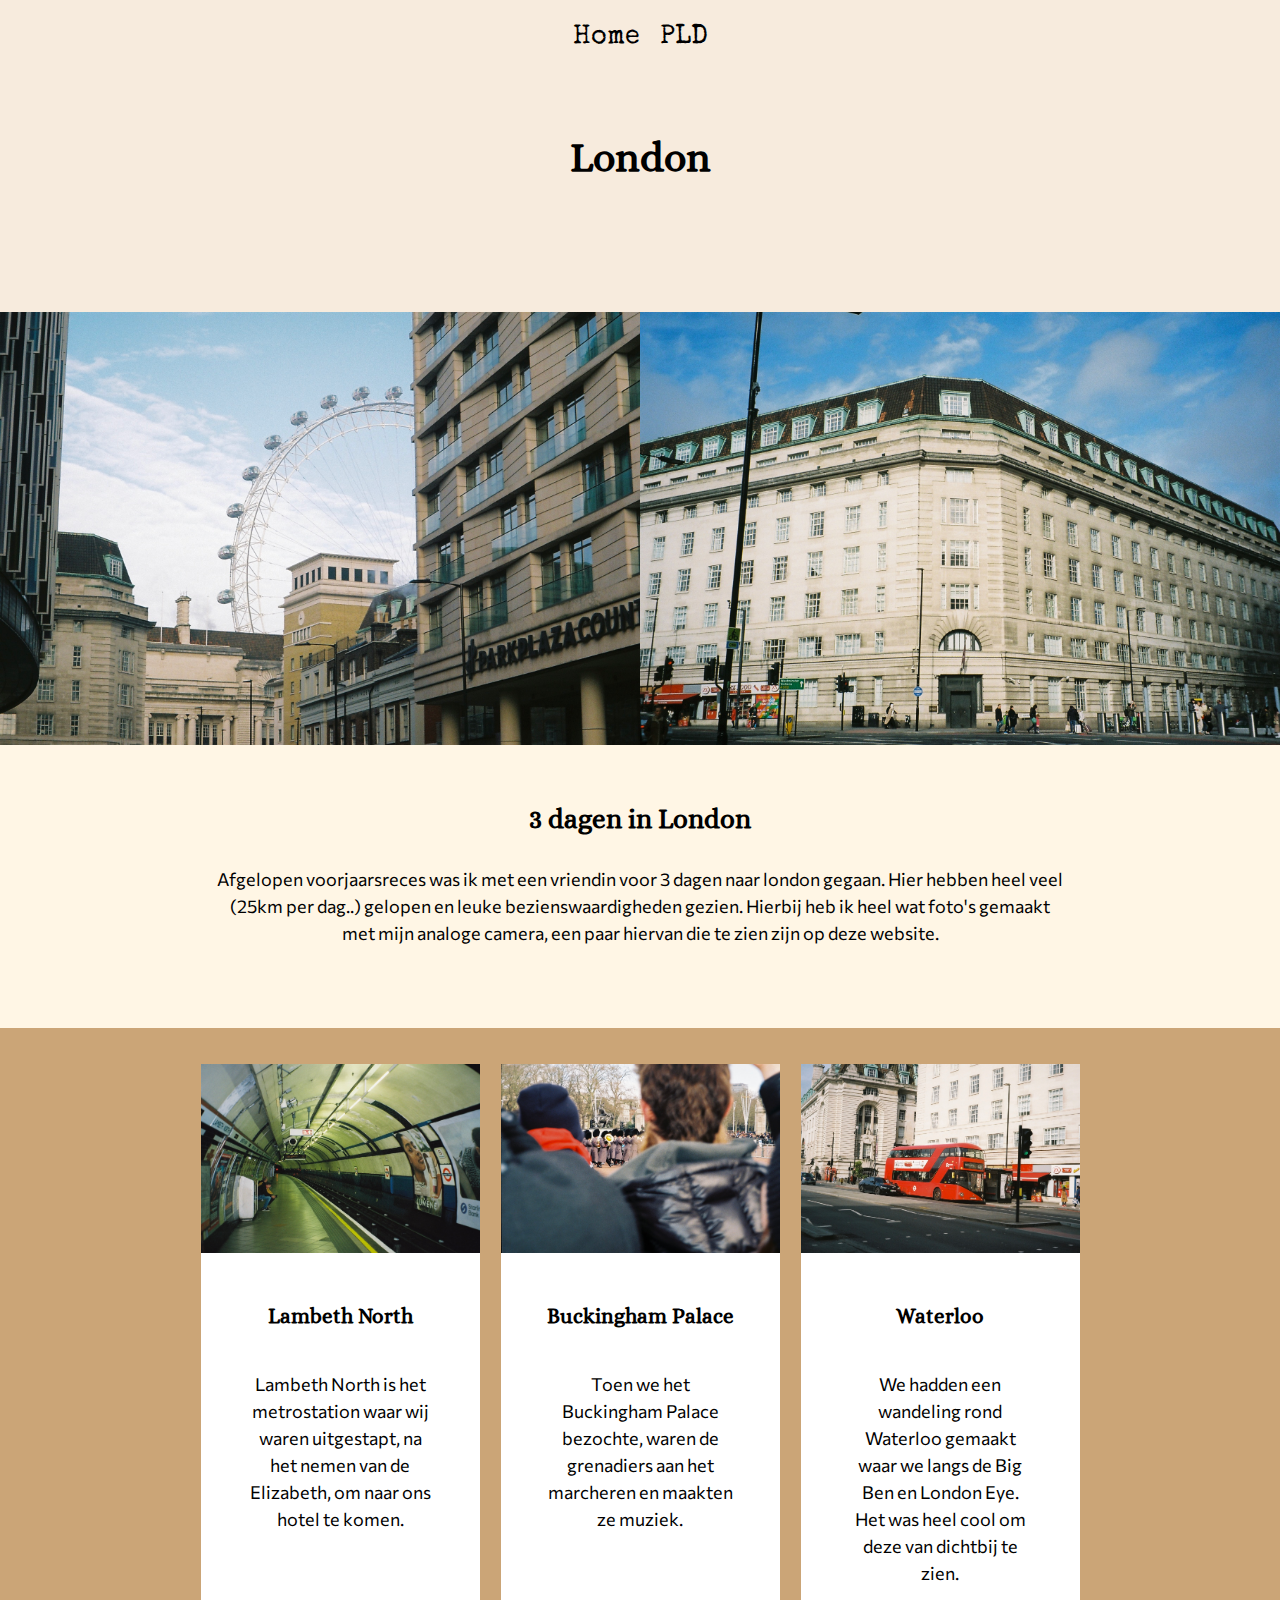
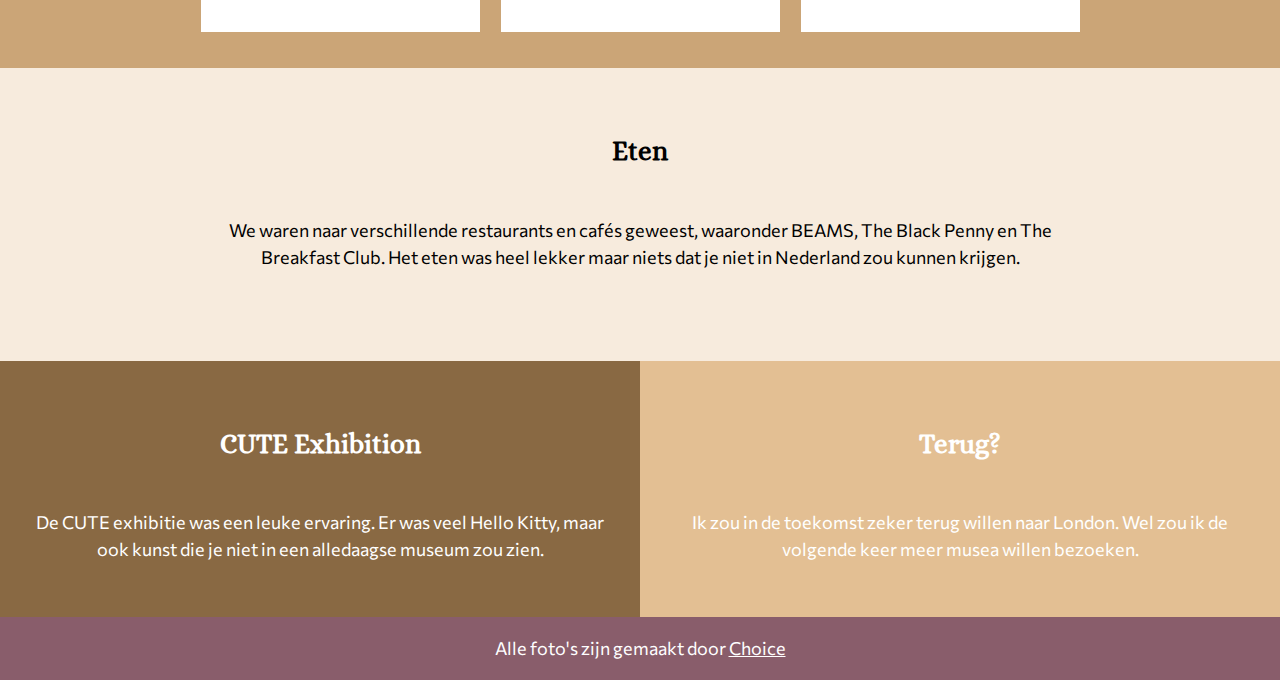
<file: index.html>
<!DOCTYPE html>
<html lang="nl">
<head>
    <meta charset="UTF-8">
    <meta name="viewport" content="width=device-width, initial-scale=1.0">
    <title>Persoonlijk leerdoel</title>
    <link rel="stylesheet" href="styles.css">
    <link rel="icon" type="image/png" href="images/star.png">

    <link rel="preconnect" href="https://fonts.googleapis.com">
    <link rel="preconnect" href="https://fonts.gstatic.com" crossorigin>
    <link href="https://fonts.googleapis.com/css2?family=Alice&family=Commissioner:wght@100..900&family=Tinos:ital,wght@0,400;0,700;1,400;1,700&display=swap" rel="stylesheet">
    
    <link rel="preconnect" href="https://fonts.googleapis.com">
    <link rel="preconnect" href="https://fonts.gstatic.com" crossorigin>
    <link href="https://fonts.googleapis.com/css2?family=Commissioner:wght@100..900&family=Tinos:ital,wght@0,400;0,700;1,400;1,700&display=swap" rel="stylesheet">

    <link rel="preconnect" href="https://fonts.googleapis.com">
    <link rel="preconnect" href="https://fonts.gstatic.com" crossorigin>
    <link href="https://fonts.googleapis.com/css2?family=Alice&family=Commissioner:wght@100..900&family=Special+Elite&family=Tinos:ital,wght@0,400;0,700;1,400;1,700&display=swap" rel="stylesheet">
</head>

<body class="site">
    <header>
        <nav>
            <ul>
                <li><a href="index.html">Home</a></li>
                <li><a href="persoonlijk.html">PLD</a></li>
            </ul>
        </nav>
        <h1 class="site-title">London</h1>
          <div>
            <img src="images/londoneye.jpg" alt="London Eye">
            <img src="images/countyhall.JPG" alt="County Hall North side">
          </div>
    </header>

    <main id="content" class="main-area">
        <section class="intro">
            <div class="intro-content">
                <h2 class="content-title">3 dagen in London</h2>
                <div class="intro-text">
                    <p>Afgelopen voorjaarsreces was ik met een vriendin voor 3 dagen naar london gegaan. Hier hebben heel veel (25km per dag..) gelopen en leuke bezienswaardigheden gezien. Hierbij heb ik heel wat foto's gemaakt met mijn analoge camera, een paar hiervan die te zien zijn op deze website.</p>
                </div>
            </div>
        </section>

        <section class="containers">
            <ul>
                <li>
                    <img src="images/metrostation.jpg" alt="Metro station Lambeth North">
                    <div class=container>
                        <h3>Lambeth North</h3>
                        <p>Lambeth North is het metrostation waar wij waren uitgestapt, na het nemen van de Elizabeth, om naar ons hotel te komen.</p>
                    </div>
                </li>
                <li>
                    <img src="images/grenadiers.jpg" alt="Grenadiers door het publiek">
                    <div class=container>
                        <h3>Buckingham Palace</h3>
                        <p>Toen we het Buckingham Palace bezochte, waren de grenadiers aan het marcheren en maakten ze muziek.</p>
                    </div>
                </li>
                <li>
                    <img src="images/dubbeldekker.jpg" alt="Dubbeldekker op de weg in Waterloo">
                    <div class=container>
                        <h3>Waterloo</h3>
                        <p>We hadden een wandeling rond Waterloo gemaakt waar we langs de Big Ben en London Eye. Het was heel cool om deze van dichtbij te zien.</p>
                    </div>
                </li>
            </ul>
        </section>

        <section class="more">
            <div class="more-content">
                <h2 class="content-title">Eten</h2>
                <p>We waren naar verschillende restaurants en cafés geweest, waaronder BEAMS, The Black Penny en The Breakfast Club. Het eten was heel lekker maar niets dat je niet in Nederland zou kunnen krijgen.<p>
            </div>
        </section>

        <section>
            <div class="extra">
                <h2 class="content-title">CUTE Exhibition</h2>
                <p>De CUTE exhibitie was een leuke ervaring. Er was veel Hello Kitty, maar ook kunst die je niet in een alledaagse museum zou zien.</p>
            </div>
            <div class="extra">
                <h2 class="content-title">Terug?</h2>
                <p>Ik zou in de toekomst zeker terug willen naar London. Wel zou ik de volgende keer meer musea willen bezoeken.</p>
            </div>
        </section>
    </main>

    <footer>
		<p>Alle foto's zijn gemaakt door <a href="https://www.instagram.com/3hos15" target="_blank" rel="nofollow">Choice</a></p>
    </footer>

</body>

</html>
</file>
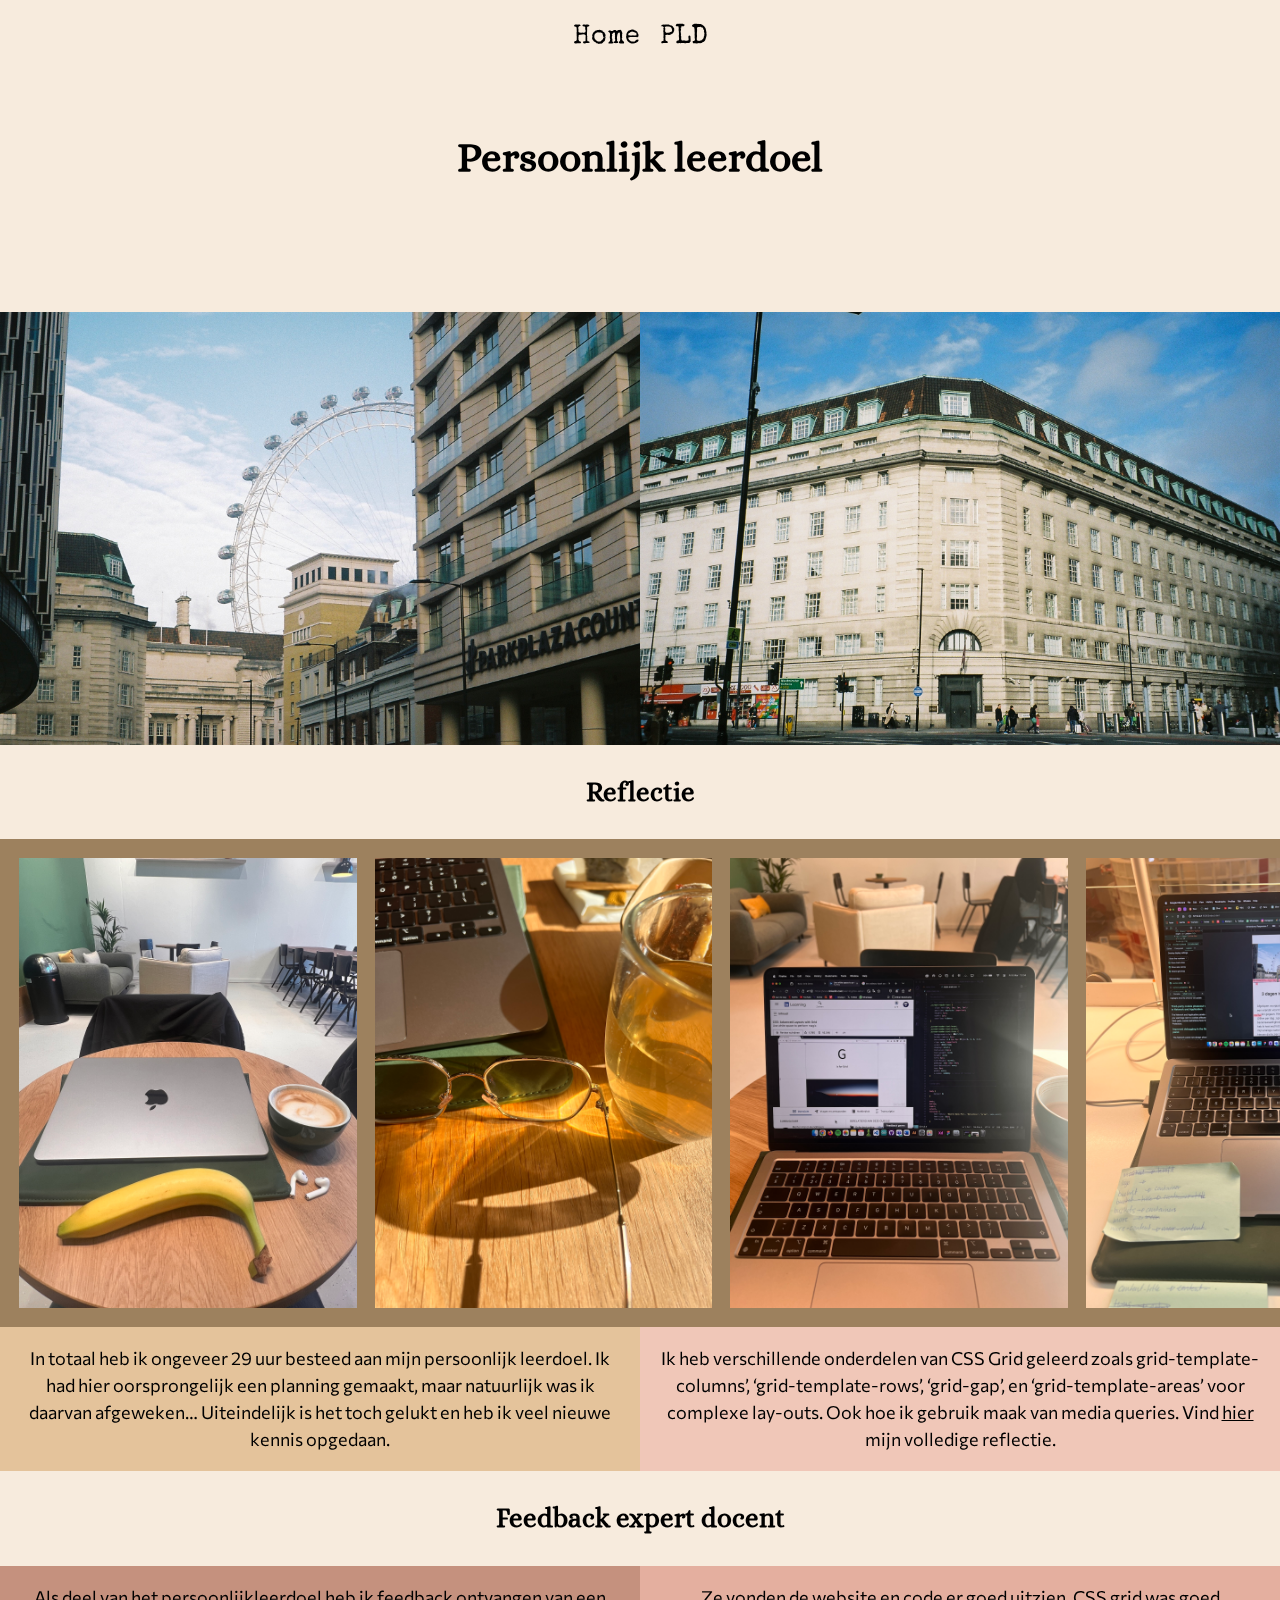
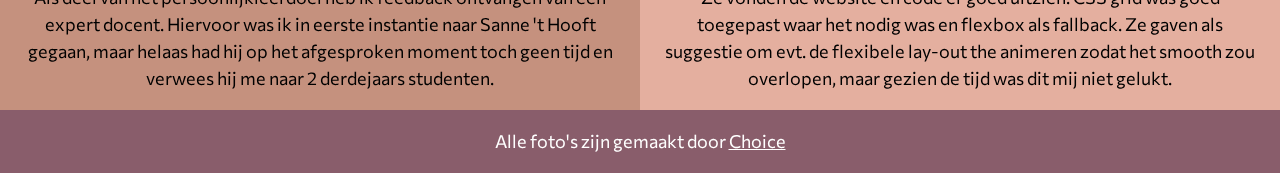
<file: persoonlijk.html>
<!DOCTYPE html>
<html lang="nl">
<head>
    <meta charset="UTF-8">
    <meta name="viewport" content="width=device-width, initial-scale=1.0">
    <title>Persoonlijk leerdoel</title>
    <link rel="stylesheet" href="styles.css">
    <link rel="icon" type="image/png" href="images/star.png">

    <link rel="preconnect" href="https://fonts.googleapis.com">
    <link rel="preconnect" href="https://fonts.gstatic.com" crossorigin>
    <link href="https://fonts.googleapis.com/css2?family=Alice&family=Commissioner:wght@100..900&family=Tinos:ital,wght@0,400;0,700;1,400;1,700&display=swap" rel="stylesheet">
    
    <link rel="preconnect" href="https://fonts.googleapis.com">
    <link rel="preconnect" href="https://fonts.gstatic.com" crossorigin>
    <link href="https://fonts.googleapis.com/css2?family=Commissioner:wght@100..900&family=Tinos:ital,wght@0,400;0,700;1,400;1,700&display=swap" rel="stylesheet">

    <link rel="preconnect" href="https://fonts.googleapis.com">
    <link rel="preconnect" href="https://fonts.gstatic.com" crossorigin>
    <link href="https://fonts.googleapis.com/css2?family=Alice&family=Commissioner:wght@100..900&family=Special+Elite&family=Tinos:ital,wght@0,400;0,700;1,400;1,700&display=swap" rel="stylesheet">
</head>

<body class="site">
    <header>
        <nav>
            <ul>
                <li><a href="index.html">Home</a></li>
                <li><a href="persoonlijk.html">PLD</a></li>
            </ul>
        </nav>
        <h1 class="site-title">Persoonlijk leerdoel</h1>
        <div>
            <img src="images/londoneye.jpg" alt="London Eye">
            <img src="images/countyhall.JPG" alt="County Hall North side">
          </div>
    </header>

    <main>
        <section>
            <h2>Reflectie</h2>
            <div class="gallery">
                <img src="images/studieeen.JPG" alt="">
                <img src="images/studietwee.JPG" alt="">
                <img src="images/studiedrie.JPG" alt="">
                <img src="images/studievier.JPG" alt="">
                <img src="images/studievijf.JPG" alt="">
            </div>
            <div class="reflectie">
            <p>In totaal heb ik ongeveer 29 uur besteed aan mijn persoonlijk leerdoel. Ik had hier oorsprongelijk een planning gemaakt, maar natuurlijk was ik daarvan afgeweken… Uiteindelijk is het toch gelukt en heb ik veel nieuwe kennis opgedaan.</p>
            <p>Ik heb verschillende onderdelen van CSS Grid geleerd zoals grid-template-columns’, ‘grid-template-rows’, ‘grid-gap’, en ‘grid-template-areas’ voor complexe lay-outs. Ook hoe ik gebruik maak van media queries. Vind <a href="Reflectieformulierpersoonlijkleerdoel.pdf" download>hier</a> mijn volledige reflectie.</p>
            </div>
        </section>
        <section>
            <h2>Feedback expert docent</h2>
            <div class="feedback">
                <p>Als deel van het persoonlijkleerdoel heb ik feedback ontvangen van een expert docent. Hiervoor was ik in eerste instantie naar Sanne 't Hooft gegaan, maar helaas had hij op het afgesproken moment toch geen tijd en verwees hij me naar 2 derdejaars studenten.</p>
                <p>Ze vonden de website en code er goed uitzien. CSS grid was goed toegepast waar het nodig was en flexbox als fallback. Ze gaven als suggestie om evt. de flexibele lay-out the animeren zodat het smooth zou overlopen, maar gezien de tijd was dit mij niet gelukt.</p>
            </div>
        </section>


        
    </main>

    <footer>
		<p>Alle foto's zijn gemaakt door <a href="https://www.instagram.com/3hos15" target="_blank" rel="nofollow">Choice</a></p>
    </footer>
    
</body>
</html>
</file>
<file: styles.css>
/*--------------------------------------------------------------
Typography
--------------------------------------------------------------*/

body {
	margin: 0;
	background-color: rgb(247, 235, 221);
}

body,
button,
input,
select,
textarea {
	font-family: 'Source Sans Pro', 'Helvetica', 'Arial', sans-serif;
	font-size: 18px;
	line-height: 1.5;
}

h1 {
	font-size: 2.3em;
	padding-top: 2.2em;
	font-family: "Alice", serif;
	font-weight: bolder;
}
	

h2,
h3 {
	text-align: center;
	margin: 0;
	padding: 1em 0;
	font-family: "Alice", serif;}

p {
	margin: 0;
	padding: 1em 0;
	text-align: center;
	font-family: "Commissioner", sans-serif;
}

.container p {
	padding: 1em 1em;
}

header a {
	font-family: "Special Elite", system-ui;
}

img {
	display: block;
	border: 0;
	width: 100%;
	height: auto;
}

header img {
	width: 50%;
}
header div {
	display: flex;

}


.logo,
.site-title {
	text-align: center;
}

.logo {
	font-size: 3em;
}

.site-title {
	margin-top: -1em;
	margin-bottom: 3em;
}


.intro {
	background: #FFF6E5;
	padding-bottom: 2em;
}

.intro-content {
	padding: 1.5em;
}

@media screen and (min-width: 600px) {
	.intro-text {
		columns: 1;
		column-gap: 2em;
	}

	.intro-text p {
		padding-top: 0;
	}
}


.containers {
	padding: 2em 1em 1em;
	background: #cba577;
}

.containers ul {
	margin: 0;
	padding: 0;
}

.containers li {
	margin-bottom: 1em;
	background: white;
	list-style-type: none;
}

.container {
	padding: 1.5em;
}


.more {
	padding: 2em;
}


.extra {
	padding: 2em;
	background: #896943;
	color: white;
}

.extra:last-of-type {
	background: #e3bf93;
}

footer {
	padding: 1em;
	background: hsl(341, 19%, 45%);
	color: white;
    justify-content: center;
	text-align: center;
}

footer a {
	color: white;
}

footer p {
	align-items: center;
}




@media screen and (min-width: 700px) {
	@supports (display: flex) {

		.containers ul {
			display: flex;
			justify-content: space-around;
		}

		.containers li {
			width: 31%;
		}

		.containers img:hover {
			transform: scale(2.3);
		}
		
	}
}


.site {
	max-width: 50em;
	margin: 0 auto;
}


@supports (grid-area: auto) {

	.site {
		max-width: none;
	}

	.main-area > *,
	footer {
		display: grid;
		grid-template-columns: 1fr repeat(2, minmax(auto, 25em)) 1fr;
	}

	.intro-content,
	.more-content,
	.containers ul {
		grid-column: 2/4;
	}

	.extra {
		grid-column: span 2;
	}

    footer p {
        grid-column: span 4;
		padding: 0;
    }

}


.gallery {
    display: flex;
    overflow-x: auto;
    padding: 10px;
    background-color: #9d815e;
}

.gallery img {
    margin: 0.5em;
    display: block;
    max-height: 450px; 
    width: auto; 
}

.reflectie, .feedback {
	display: grid;
	grid-template-columns: repeat(2, 1fr);
}

.reflectie p, .feedback p {
	padding: 1em;
}

.reflectie p:first-child {
	background-color: rgb(228, 195, 155);
}

.reflectie p:last-child {
	background-color: rgb(240, 199, 184);
}

footer a:hover {
	color: rgb(238, 186, 149);
}

main a {
	color: black;
}

main a:hover {
	color: rgb(223, 57, 93);
}

.feedback p:first-child {
	background-color: rgb(197, 145, 126);
	
}

.feedback p:last-child {
	background-color: rgb(228, 175, 159);
}

nav {
	display: flex;
	justify-content: center; /* Center items horizontally */
  }
  
nav ul {
list-style-type: none;
padding: 0;
display: flex;
}

nav ul li {
margin-right: 20px;
}

nav ul li:last-child {
margin-right: 0;
}

nav ul li a {
font-size: 1.5em;
text-decoration: none;
color: black;
}

nav ul li a:hover {
	color: rgb(88, 25, 25);
}

@media (max-width: 700px) {
	header div {
		flex-direction: column;
	}

	header div img {
		width: 100%;
	}

	.gallery img {
		max-height: 300px; /* Control size by setting a max-height */

	}

	.reflectie, 
	.feedback {
		grid-template-columns: 1fr;
	}


}
</file>
